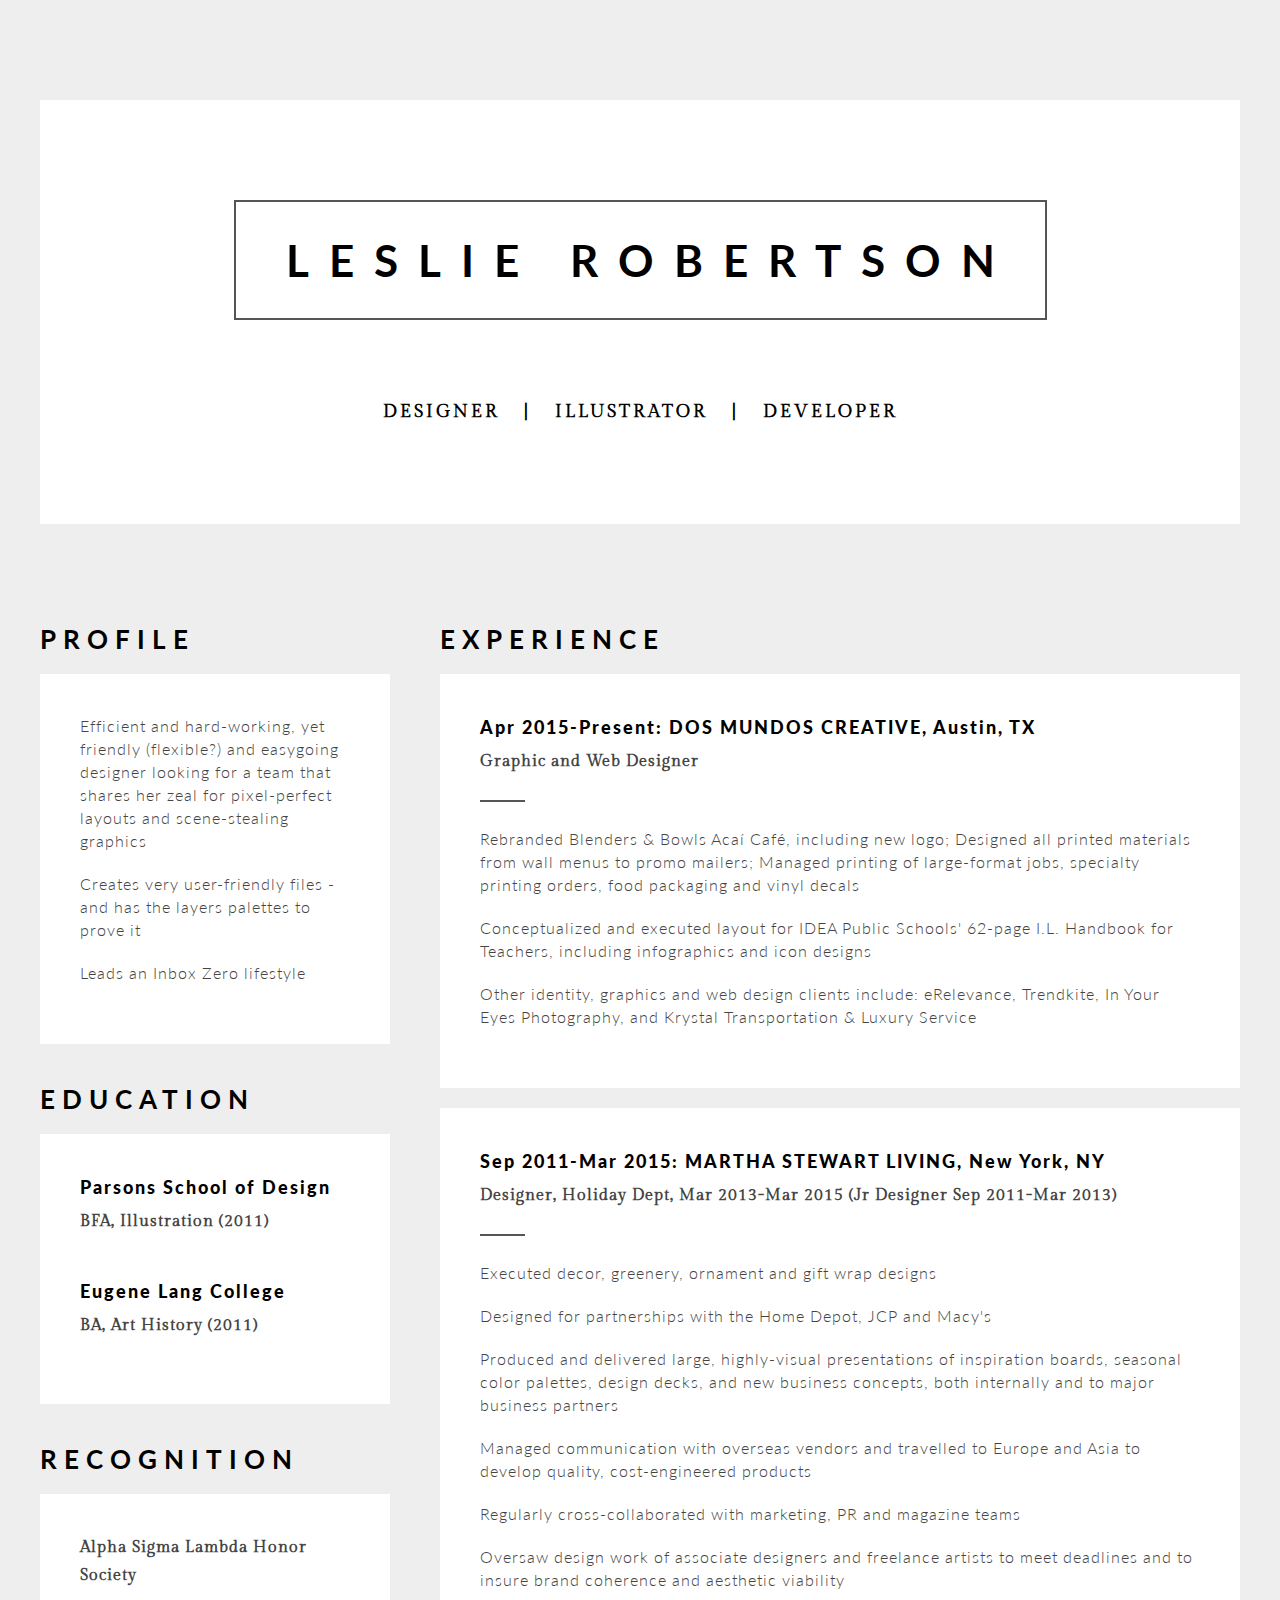
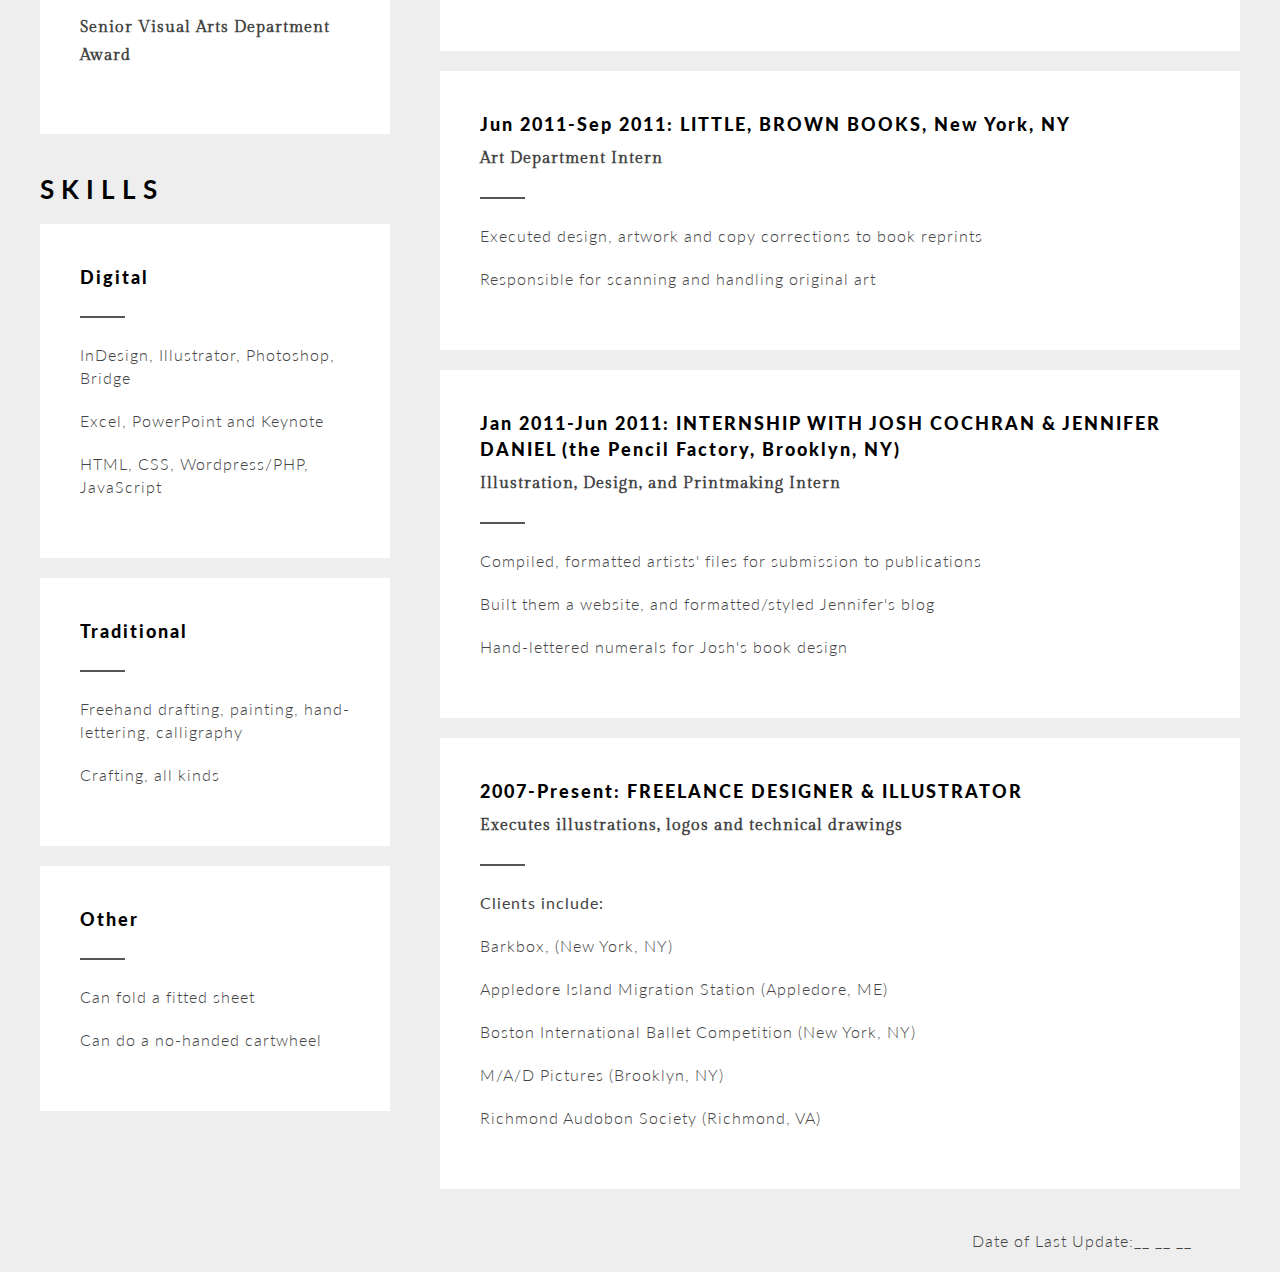
<file: 03Lesson/03Project/index.html>
<!DOCTYPE html>
<html>

<head>
    <meta charset="UTF-8">
    <title>Leslie Robertson's Resume</title>
    <link rel="stylesheet" type="text/css" href="https://fonts.googleapis.com/css?family=Gilda+Display|Lato:300,400,700,900">
    <link rel="stylesheet" type="text/css" href="css/style.css">
</head>

<body>
    <header>
        <h1>Leslie Robertson</h1>
        <br>
        <h6>Designer &nbsp | &nbsp Illustrator &nbsp | &nbsp Developer</h6>
    </header>
    <aside>
        <section class="professional-profile">
            <h3>Profile</h3>
            <article>
                <ul>
                    <li>Efficient and hard-working, yet friendly (flexible?) and easygoing designer looking for a team that shares her zeal for pixel-perfect layouts and scene-stealing graphics</li>
                <li>Creates very user-friendly files - and has the layers palettes to prove it</li>
                <li>Leads an Inbox Zero lifestyle</li>
                </ul>
            </article>
        </section>
        <section class="education">
            <h3>Education</h3>
            <article>
                <h4>Parsons School of Design</h4>
                <h5>BFA, Illustration (2011)</h5>
                <br>
                <h4>Eugene Lang College</h4>
                <h5>BA, Art History (2011)</h5>
            </article>
        </section>
        <section class="awards">
            <h3>Recognition</h3>
            <article>
                <ul>
                <li><h5>Alpha Sigma Lambda Honor Society</h5></li>
                <li><h5>Senior Visual Arts Department Award</h5></li>
                </ul>
            </article>
        </section>
        <section class="skills">
            <h3>Skills</h3>
            <article>
                <h4>Digital</h4>
                <br>
                <hr>
                <ul>
                    <li>InDesign, Illustrator, Photoshop, Bridge</li>
                    <li>Excel, PowerPoint and Keynote</li>
                    <li>HTML, CSS, Wordpress/PHP, JavaScript</li>
                </ul>
            </article>
            <article>
                <h4>Traditional</h4>
                <br>
                <hr>
                <ul>
                    <li>Freehand drafting, painting, hand-lettering, calligraphy</li>
                    <li>Crafting, all kinds</li>
                </ul>
            </article>
            <article>
                <h4>Other</h4>
                <br>
                <hr>
                <ul>
                    <li>Can fold a fitted sheet</li>
                    <li>Can do a no-handed cartwheel</li>
                </ul>
            </article>
        </section>
    </aside>
    <main>
        <section class="experience">
            <h3>Experience</h3>
            <article class="dmc">
                <h4>Apr 2015-Present: DOS MUNDOS CREATIVE, Austin, TX</h4>
                <h5>Graphic and Web Designer</h5>
                <hr>
                <ul>
                    <li>Rebranded Blenders &amp; Bowls Aca&#237; Caf&#233;, including new logo; Designed all printed materials from wall menus to promo mailers; Managed printing of large-format jobs, specialty printing orders, food packaging and vinyl decals</li>
                    <li>Conceptualized and executed layout for IDEA Public Schools' 62-page I.L. Handbook for Teachers, including infographics and icon designs</li>
                    <li>Other identity, graphics and web design clients include: eRelevance, Trendkite, In Your Eyes Photography, and Krystal Transportation &amp; Luxury Service</li>
                </ul>
            </article>
            <article class="mslo">
                <h4>Sep 2011-Mar 2015: MARTHA STEWART LIVING, New York, NY</h4>
                <h5>Designer, Holiday Dept, Mar 2013-Mar 2015 (Jr Designer Sep 2011-Mar 2013)</h5>
                <hr>
                <ul>
                    <li>Executed decor, greenery, ornament and gift wrap designs</li>
                    <li>Designed for partnerships with the Home Depot, JCP and Macy's</li>
                    <li>Produced and delivered large, highly-visual presentations of inspiration boards, seasonal color palettes, design decks, and new business concepts, both internally and to major business partners</li>
                    <li>Managed communication with overseas vendors and travelled to Europe and Asia to develop quality, cost-engineered products</li>
                    <li>Regularly cross-collaborated with marketing, PR and magazine teams</li>
                    <li>Oversaw design work of associate designers and freelance artists to meet deadlines and to insure brand coherence and aesthetic viability</li>
                </ul>
            </article>
            <article class="little-brown">
                <h4>Jun 2011-Sep 2011: LITTLE, BROWN BOOKS, New York, NY</h4>
                <h5>Art Department Intern</h5>
                <hr>
                <ul>
                    <li>Executed design, artwork and copy corrections to book reprints</li>
                    <li>Responsible for scanning and handling original art</li>
                </ul>
            </article>
            <article class="internship">
                <h4>Jan 2011-Jun 2011: INTERNSHIP WITH JOSH COCHRAN &amp; JENNIFER DANIEL (the Pencil Factory, Brooklyn, NY)</h4>
                <h5>Illustration, Design, and Printmaking Intern</h5>
                <hr>
                <ul>
                    <li>Compiled, formatted artists' files for submission to publications</li>
                    <li>Built them a website, and formatted/styled Jennifer's blog</li>
                    <li>Hand-lettered numerals for Josh's book design</li>
                </ul>
            </article>
            <article class="freelance">
                <h4>2007-Present: FREELANCE DESIGNER &amp; ILLUSTRATOR</h4>
                <h5>Executes illustrations, logos and technical drawings</h5>
                <hr>
                <ul>
                    <li><strong>Clients include:</strong></li>
                    <li>Barkbox, (New York, NY)</li>
                    <li>Appledore Island Migration Station (Appledore, ME)</li>
                    <li>Boston International Ballet Competition (New York, NY)</li>
                    <li>M/A/D Pictures (Brooklyn, NY)</li>
                    <li>Richmond Audobon Society (Richmond, VA)</li>
                </ul>
            </article>
        </section>
    </main>
    <footer>

            <p>Date of Last Update:__ __ __</p>

    </footer>
</body>
</html>
</file>
<file: 03Lesson/03Project/css/style.css>
* {
    box-sizing: border-box;
    /*border: 1px solid red;*/
}

html {
    background-color: #eee;
}

body {
    width: 1200px;
    margin: 0 auto;
}

header {
    text-align: center;
    margin: 100px auto;
    padding: 100px 80px 80px;
    background-color: #fff;
}

aside {
    width: 400px;
    padding-right: 50px;
    text-align: left;
    float: left;
}

main {
    float: left;
    width: 800px;
}

section {
    margin-bottom: 40px;
}

article {
    background-color: white;
    padding: 40px;
    margin-bottom: 20px;
}

ul {
    list-style: none;
    list-style-position: outside;
    padding: 0;
    margin: 0;
}


footer {
    clear: both;
    text-align: right;
    padding: 0 4%;
}


h1, h2, h3, h4, h5, h6 {
    word-wrap: break-word;
    margin: 0 0 20px;
}

h1 {
    font-family: 'Lato', sans-serif;
    font-size: 44px;
    font-weight: 700;
    text-align: center;
    line-height: 56px;
    letter-spacing: 20px;
    text-transform: uppercase;
    padding: 30px 30px 30px 50px;
    border: 2px solid #555;
    display: inline-block;
}

h2 {
    font-family: 'Lato', sans-serif;
    font-size: 36px;
    line-height: 42px;
    letter-spacing: 2px;
    text-transform: uppercase;
}

h3 {
    font-family: 'Lato', sans-serif;
    font-size: 26px;
    font-weight: 700;
    line-height: 30px;
    letter-spacing: 7px;
    text-transform: uppercase;
    display: block;
    /*color: #444;*/
}

h4 {
    font-family: 'Lato', sans-serif;
    font-size: 18px;
    font-weight: 900;
    line-height: 26px;
    letter-spacing: 2px;
    margin-bottom: 8px;
}

h5 {
    font-family: 'Gilda Display', 'Times', serif;
    font-size: 16px;
    line-height: 28px;
    letter-spacing: 1px;
    color: #444;
    margin-bottom: 24px;
}

h6 {
    font-family: 'Gilda Display', 'Times', serif;
    font-size: 18px;
    line-height: 24px;
    letter-spacing: 3px;
    text-transform: uppercase;
    margin: 60px 0 20px;
}

/*h6:after {
    content: "";
    margin: auto;
    display: block;
    position: relative;
    left: 0;
    top: 15px;
    width: 30%;
    height: 2px;
    border-bottom: 2px solid #555;
}*/

p, ul, li {
    font-family: 'Lato', sans-serif;
    font-size: 16px;
    font-weight: 300;
    letter-spacing: 1px;
    line-height: 23px;
    margin: 0 0 20px;
    color: #444;
}

hr {
    border: 1px solid #555;
    width: 45px;
    margin: 0;
    margin-bottom: 25px;
}
</file>
